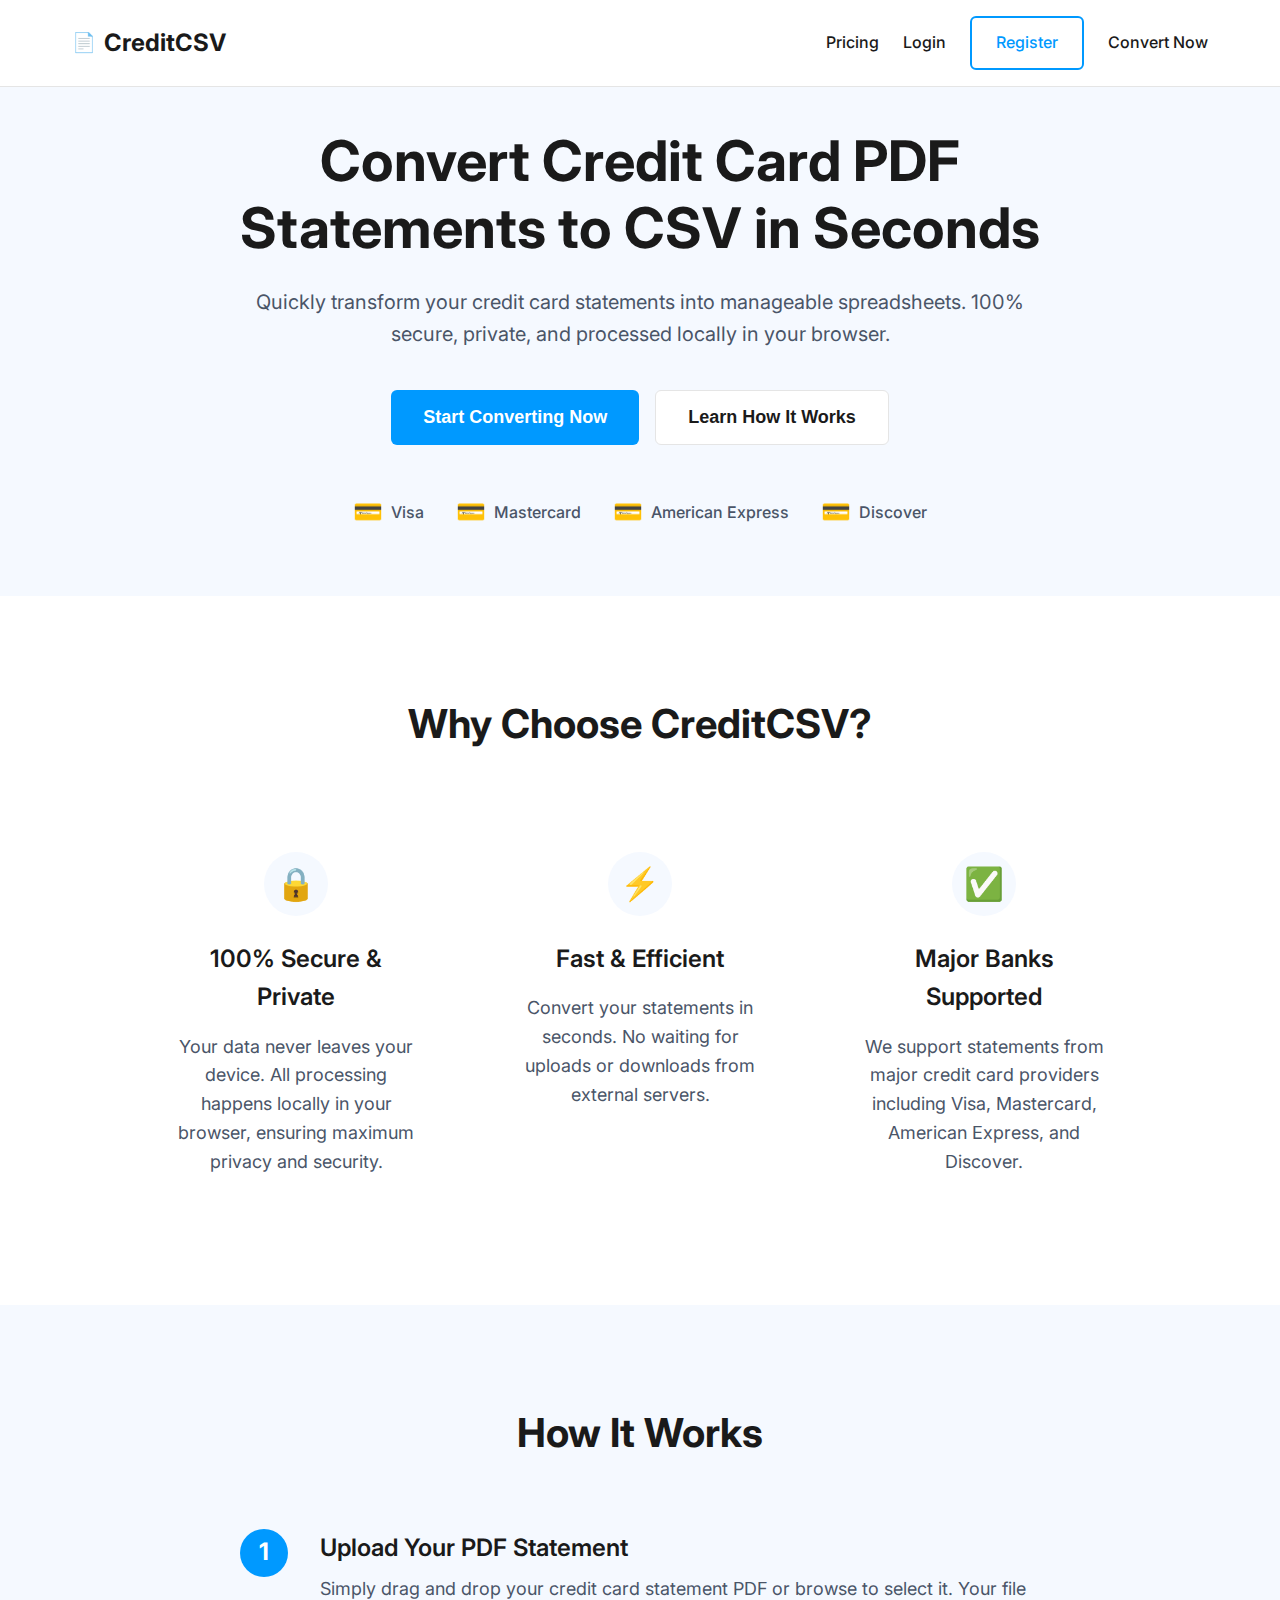
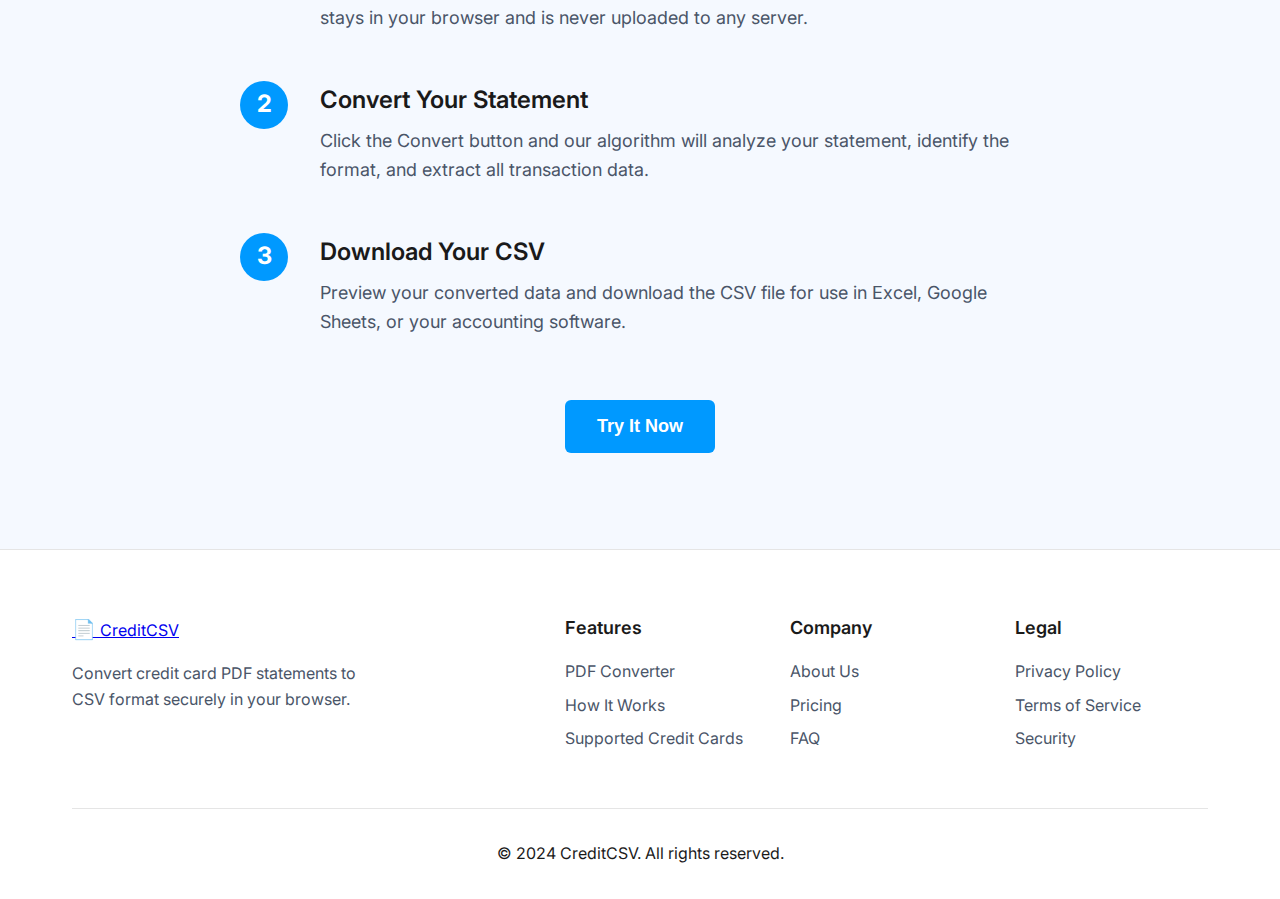
<file: index.html>
<!DOCTYPE html>
<html lang="en">
<head>
    <meta charset="UTF-8">
    <meta name="viewport" content="width=device-width, initial-scale=1.0">
    <title>CreditCSV - Convert Credit Card PDFs to CSV</title>
    <link rel="preconnect" href="https://fonts.googleapis.com">
    <link rel="preconnect" href="https://fonts.gstatic.com" crossorigin>
    <link href="https://fonts.googleapis.com/css2?family=Inter:wght@400;500;600;700&display=swap" rel="stylesheet">
    <link rel="stylesheet" href="styles/main.css">
</head>
<body>
    <header class="header">
        <nav class="nav container">
            <a href="/CreditCSV/index.html" class="logo">
                <span class="logo-icon">📄</span>
                CreditCSV
            </a>
            <div class="nav-links">
                <a href="pricing.html">Pricing</a>
                <a href="login.html">Login</a>
                <a href="signup.html" class="signup-btn">Register</a>
                <a href="#convert" class="convert-btn">Convert Now</a>
            </div>
        </nav>
    </header>

    <main class="main">
        <div class="hero">
            <div class="container">
                <h1 class="hero-title">Convert Credit Card PDF<br>Statements to CSV in Seconds</h1>
                <p class="hero-subtitle">Quickly transform your credit card statements into manageable spreadsheets. 100% secure, private, and processed locally in your browser.</p>
                
                <div class="cta-buttons">
                    <button class="start-btn">Start Converting Now</button>
                    <button class="learn-btn">Learn How It Works</button>
                </div>

                <div class="supported-cards">
                    <div class="card-type">
                        <span class="card-icon">💳</span>
                        <span>Visa</span>
                    </div>
                    <div class="card-type">
                        <span class="card-icon">💳</span>
                        <span>Mastercard</span>
                    </div>
                    <div class="card-type">
                        <span class="card-icon">💳</span>
                        <span>American Express</span>
                    </div>
                    <div class="card-type">
                        <span class="card-icon">💳</span>
                        <span>Discover</span>
                    </div>
                </div>
            </div>
        </div>

        <section class="why-section" id="why">
            <div class="container">
                <h2>Why Choose CreditCSV?</h2>
                <div class="features-grid">
                    <div class="feature-card">
                        <div class="feature-icon secure">
                            <span>🔒</span>
                        </div>
                        <h3>100% Secure & Private</h3>
                        <p>Your data never leaves your device. All processing happens locally in your browser, ensuring maximum privacy and security.</p>
                    </div>
                    <div class="feature-card">
                        <div class="feature-icon fast">
                            <span>⚡</span>
                        </div>
                        <h3>Fast & Efficient</h3>
                        <p>Convert your statements in seconds. No waiting for uploads or downloads from external servers.</p>
                    </div>
                    <div class="feature-card">
                        <div class="feature-icon supported">
                            <span>✅</span>
                        </div>
                        <h3>Major Banks Supported</h3>
                        <p>We support statements from major credit card providers including Visa, Mastercard, American Express, and Discover.</p>
                    </div>
                </div>
            </div>
        </section>

        <section class="how-section" id="how-it-works">
            <div class="container">
                <h2>How It Works</h2>
                <div class="steps">
                    <div class="step">
                        <div class="step-number">1</div>
                        <div class="step-content">
                            <h3>Upload Your PDF Statement</h3>
                            <p>Simply drag and drop your credit card statement PDF or browse to select it. Your file stays in your browser and is never uploaded to any server.</p>
                        </div>
                    </div>
                    <div class="step">
                        <div class="step-number">2</div>
                        <div class="step-content">
                            <h3>Convert Your Statement</h3>
                            <p>Click the Convert button and our algorithm will analyze your statement, identify the format, and extract all transaction data.</p>
                        </div>
                    </div>
                    <div class="step">
                        <div class="step-number">3</div>
                        <div class="step-content">
                            <h3>Download Your CSV</h3>
                            <p>Preview your converted data and download the CSV file for use in Excel, Google Sheets, or your accounting software.</p>
                        </div>
                    </div>
                </div>
                <div class="try-now-container">
                    <button class="try-now-btn">Try It Now</button>
                </div>
            </div>
        </section>

        <footer class="footer">
            <div class="container">
                <div class="footer-content">
                    <div class="footer-brand">
                        <a href="/" class="footer-logo">
                            <span class="logo-icon">📄</span>
                            CreditCSV
                        </a>
                        <p>Convert credit card PDF statements to CSV format securely in your browser.</p>
                    </div>
                    <div class="footer-links">
                        <div class="footer-column">
                            <h4>Features</h4>
                            <a href="#">PDF Converter</a>
                            <a href="#">How It Works</a>
                            <a href="#">Supported Credit Cards</a>
                        </div>
                        <div class="footer-column">
                            <h4>Company</h4>
                            <a href="#">About Us</a>
                            <a href="pricing.html">Pricing</a>
                            <a href="#">FAQ</a>
                        </div>
                        <div class="footer-column">
                            <h4>Legal</h4>
                            <a href="#">Privacy Policy</a>
                            <a href="#">Terms of Service</a>
                            <a href="#">Security</a>
                        </div>
                    </div>
                </div>
                <div class="footer-bottom">
                    <p>© 2024 CreditCSV. All rights reserved.</p>
                </div>
            </div>
        </footer>
    </main>

    <script src="scripts/main.js"></script>
</body>
</html>
</file>
<file: styles/main.css>
/* Reset and Base Styles */
* {
    margin: 0;
    padding: 0;
    box-sizing: border-box;
}

:root {
    --primary-color: #0099FF;
    --primary-hover: #0077CC;
    --text-color: #1A1A1A;
    --background-color: #F5F9FF;
    --white: #FFFFFF;
    --border-color: #E5E5E5;
    --shadow-color: rgba(0, 153, 255, 0.1);
}

body {
    font-family: 'Inter', sans-serif;
    line-height: 1.6;
    color: var(--text-color);
    background-color: var(--background-color);
    min-height: 100vh;
}

/* Container */
.container {
    max-width: 1200px;
    margin: 0 auto;
    padding: 0 2rem;
    width: 100%;
}

/* Header & Navigation */
.header {
    background-color: var(--white);
    padding: 1rem 0;
    border-bottom: 1px solid var(--border-color);
    position: fixed;
    width: 100%;
    top: 0;
    z-index: 1000;
}

.nav {
    display: flex;
    justify-content: space-between;
    align-items: center;
}

.logo {
    display: flex;
    align-items: center;
    gap: 0.5rem;
    font-size: 1.5rem;
    font-weight: 700;
    color: var(--text-color);
    text-decoration: none;
}

.logo-icon {
    font-size: 1.2rem;
}

.nav-links {
    display: flex;
    gap: 1.5rem;
    align-items: center;
}

.nav-links a {
    color: var(--text-color);
    text-decoration: none;
    font-weight: 500;
    transition: color 0.3s ease;
}

.nav-links a:hover {
    color: var(--primary-color);
}

.signup-btn {
    background-color: var(--white);
    color: var(--primary-color) !important;
    padding: 0.75rem 1.5rem;
    border-radius: 6px;
    border: 2px solid var(--primary-color);
    transition: all 0.3s ease;
}

.signup-btn:hover {
    background-color: var(--primary-color);
    color: var(--white) !important;
}

/* Hero Section */
.hero {
    padding: 8rem 0 4rem;
    text-align: center;
    background-color: var(--background-color);
}

.hero-title {
    font-size: 3.5rem;
    font-weight: 700;
    line-height: 1.2;
    margin-bottom: 1.5rem;
    color: var(--text-color);
}

.hero-subtitle {
    font-size: 1.25rem;
    color: #4A5568;
    max-width: 800px;
    margin: 0 auto 2.5rem;
}

.cta-buttons {
    display: flex;
    gap: 1rem;
    justify-content: center;
    margin-bottom: 3rem;
}

.start-btn {
    background-color: var(--primary-color);
    color: var(--white);
    padding: 1rem 2rem;
    border: none;
    border-radius: 6px;
    font-size: 1.125rem;
    font-weight: 600;
    cursor: pointer;
    transition: all 0.3s ease;
}

.start-btn:hover {
    background-color: var(--primary-hover);
    transform: translateY(-2px);
}

.learn-btn {
    background-color: var(--white);
    color: var(--text-color);
    padding: 1rem 2rem;
    border: 1px solid var(--border-color);
    border-radius: 6px;
    font-size: 1.125rem;
    font-weight: 600;
    cursor: pointer;
    transition: all 0.3s ease;
}

.learn-btn:hover {
    background-color: #F8F9FA;
    transform: translateY(-2px);
}

/* Supported Cards */
.supported-cards {
    display: flex;
    gap: 2rem;
    justify-content: center;
    margin-top: 3rem;
}

.card-type {
    display: flex;
    align-items: center;
    gap: 0.5rem;
    color: #4A5568;
    font-weight: 500;
}

.card-icon {
    font-size: 1.5rem;
}

/* Why Section */
.why-section {
    padding: 6rem 0;
    background-color: var(--white);
}

.why-section h2,
.how-section h2 {
    font-size: 2.5rem;
    font-weight: 700;
    text-align: center;
    margin-bottom: 4rem;
    color: var(--text-color);
}

.features-grid {
    display: grid;
    grid-template-columns: repeat(3, 1fr);
    gap: 2rem;
    max-width: 1000px;
    margin: 0 auto;
}

.feature-card {
    text-align: center;
    padding: 2rem;
}

.feature-icon {
    width: 64px;
    height: 64px;
    background-color: var(--background-color);
    border-radius: 50%;
    display: flex;
    align-items: center;
    justify-content: center;
    margin: 0 auto 1.5rem;
}

.feature-icon span {
    font-size: 2rem;
}

.feature-card h3 {
    font-size: 1.5rem;
    font-weight: 600;
    margin-bottom: 1rem;
    color: var(--text-color);
}

.feature-card p {
    color: #4A5568;
    font-size: 1.125rem;
    line-height: 1.6;
}

/* How It Works Section */
.how-section {
    padding: 6rem 0;
    background-color: var(--background-color);
}

.steps {
    max-width: 800px;
    margin: 0 auto;
}

.step {
    display: flex;
    gap: 2rem;
    margin-bottom: 3rem;
}

.step-number {
    width: 48px;
    height: 48px;
    background-color: var(--primary-color);
    color: var(--white);
    border-radius: 50%;
    display: flex;
    align-items: center;
    justify-content: center;
    font-size: 1.5rem;
    font-weight: 700;
    flex-shrink: 0;
}

.step-content h3 {
    font-size: 1.5rem;
    font-weight: 600;
    margin-bottom: 0.5rem;
    color: var(--text-color);
}

.step-content p {
    color: #4A5568;
    font-size: 1.125rem;
}

.try-now-container {
    text-align: center;
    margin-top: 4rem;
}

.try-now-btn {
    background-color: var(--primary-color);
    color: var(--white);
    padding: 1rem 2rem;
    border: none;
    border-radius: 6px;
    font-size: 1.125rem;
    font-weight: 600;
    cursor: pointer;
    transition: all 0.3s ease;
}

.try-now-btn:hover {
    background-color: var(--primary-hover);
    transform: translateY(-2px);
}

/* Footer */
.footer {
    background-color: var(--white);
    padding: 4rem 0 2rem;
    border-top: 1px solid var(--border-color);
}

.footer-content {
    display: grid;
    grid-template-columns: 2fr 3fr;
    gap: 4rem;
    margin-bottom: 3rem;
}

.footer-brand p {
    color: #4A5568;
    margin-top: 1rem;
    max-width: 300px;
}

.footer-links {
    display: grid;
    grid-template-columns: repeat(3, 1fr);
    gap: 2rem;
}

.footer-column h4 {
    font-size: 1.125rem;
    font-weight: 600;
    margin-bottom: 1rem;
    color: var(--text-color);
}

.footer-column a {
    display: block;
    color: #4A5568;
    text-decoration: none;
    margin-bottom: 0.5rem;
    transition: color 0.3s ease;
}

.footer-column a:hover {
    color: var(--primary-color);
}

.footer-bottom {
    text-align: center;
    padding-top: 2rem;
    border-top: 1px solid var(--border-color);
}

/* Responsive Design */
@media (max-width: 768px) {
    .hero-title {
        font-size: 2.5rem;
    }

    .hero-subtitle {
        font-size: 1.125rem;
        padding: 0 1rem;
    }

    .nav-links {
        display: none;
    }

    .supported-cards {
        flex-wrap: wrap;
        gap: 1rem;
    }

    .cta-buttons {
        flex-direction: column;
        padding: 0 1rem;
    }

    .start-btn,
    .learn-btn {
        width: 100%;
    }

    .features-grid {
        grid-template-columns: 1fr;
        gap: 3rem;
    }

    .step {
        flex-direction: column;
        text-align: center;
        gap: 1rem;
    }

    .step-number {
        margin: 0 auto;
    }

    .footer-content {
        grid-template-columns: 1fr;
        gap: 2rem;
    }

    .footer-links {
        grid-template-columns: 1fr;
        text-align: center;
    }

    .footer-brand {
        text-align: center;
    }

    .footer-brand p {
        max-width: 100%;
    }
}

/* Accessibility */
@media (prefers-reduced-motion: reduce) {
    * {
        animation-duration: 0.01ms !important;
        animation-iteration-count: 1 !important;
        transition-duration: 0.01ms !important;
        scroll-behavior: auto !important;
    }
}

/* Drop Zone Styles */
.drop-zone {
    max-width: 800px;
    margin: 2rem auto;
    padding: 3rem;
    background-color: var(--white);
    border: 2px dashed var(--primary-color);
    border-radius: 12px;
    text-align: center;
    transition: all 0.3s ease;
    cursor: pointer;
    box-shadow: 0 4px 6px var(--shadow-color);
    opacity: 0;
    transition: opacity 0.3s ease;
}

.drop-zone-content {
    display: flex;
    flex-direction: column;
    align-items: center;
    gap: 1.5rem;
}

.upload-icon {
    width: 80px;
    height: 80px;
    display: flex;
    align-items: center;
    justify-content: center;
    background-color: var(--background-color);
    border-radius: 50%;
    margin-bottom: 1rem;
}

.upload-icon svg {
    width: 40px;
    height: 40px;
    stroke: var(--primary-color);
    stroke-width: 2;
}

.drop-zone h3 {
    font-size: 1.5rem;
    font-weight: 600;
    color: var(--text-color);
    margin: 0;
}

.drop-zone p {
    color: #4A5568;
    margin: 0;
}

.upload-button {
    display: inline-block;
    padding: 0.75rem 2rem;
    background-color: var(--primary-color);
    color: var(--white);
    border: none;
    border-radius: 6px;
    font-weight: 500;
    cursor: pointer;
    transition: all 0.3s ease;
    font-size: 1rem;
}

.upload-button:hover {
    background-color: var(--primary-hover);
    transform: translateY(-2px);
}

.drop-zone.drag-over {
    background-color: var(--background-color);
    border-color: var(--primary-hover);
    transform: scale(1.02);
}

/* Conversion Status */
.conversion-status {
    display: none;
    flex-direction: column;
    align-items: center;
    gap: 1.5rem;
    padding: 2rem;
}

.spinner {
    width: 48px;
    height: 48px;
    border: 3px solid var(--background-color);
    border-top-color: var(--primary-color);
    border-radius: 50%;
    animation: spin 1s linear infinite;
}

.status-text {
    color: #4A5568;
    font-size: 1.125rem;
    margin: 0;
}

/* File Info */
.file-info {
    font-size: 0.875rem;
    color: #4A5568;
}

/* Supported Formats Info Box */
.supported-formats-info {
    margin-top: 1.5rem;
    padding: 1rem;
    background-color: #F7FAFC;
    border-radius: 6px;
    text-align: center;
}

.supported-formats-info p {
    color: #00838F;
    font-size: 0.875rem;
    margin: 0.25rem 0;
}

.supported-formats-info p:last-child {
    font-size: 0.75rem;
    color: #4A5568;
}

/* Notifications */
.notification {
    position: fixed;
    bottom: 2rem;
    right: 2rem;
    padding: 1rem 2rem;
    border-radius: 6px;
    color: var(--white);
    font-weight: 500;
    animation: slideIn 0.3s ease;
    z-index: 1000;
    box-shadow: 0 4px 6px rgba(0, 0, 0, 0.1);
}

.notification.success {
    background-color: #2ECC71;
}

.notification.error {
    background-color: #E74C3C;
}

/* Animations */
@keyframes spin {
    to {
        transform: rotate(360deg);
    }
}

@keyframes slideIn {
    from {
        transform: translateX(100%);
        opacity: 0;
    }
    to {
        transform: translateX(0);
        opacity: 1;
    }
}

/* Responsive Drop Zone */
@media (max-width: 768px) {
    .drop-zone {
        margin: 1rem;
        padding: 2rem 1rem;
    }

    .notification {
        left: 1rem;
        right: 1rem;
        bottom: 1rem;
        text-align: center;
    }
}

/* Privacy Notice */
.privacy-notice {
    display: flex;
    align-items: center;
    gap: 1rem;
    margin-bottom: 2rem;
    padding: 1rem;
    background-color: var(--white);
    border: 2px solid #00838F;
    border-radius: 8px;
    text-align: left;
}

.privacy-icon {
    font-size: 1.5rem;
    color: #00838F;
}

.privacy-content h4 {
    color: #00838F;
    font-size: 1rem;
    margin: 0 0 0.25rem 0;
}

.privacy-content p {
    color: #4A5568;
    font-size: 0.875rem;
    margin: 0;
    line-height: 1.4;
}

/* Pricing Page Styles */
.pricing-page {
    padding-top: 80px;
}

.pricing-hero {
    text-align: center;
    padding: 4rem 0;
    background: linear-gradient(to bottom, var(--background-color), var(--white));
}

.pricing-hero h1 {
    font-size: 2.5rem;
    color: var(--text-color);
    margin-bottom: 1rem;
}

.pricing-hero p {
    font-size: 1.125rem;
    color: #666;
}

.pricing-grid {
    display: grid;
    grid-template-columns: repeat(2, 1fr);
    gap: 2rem;
    max-width: 1000px;
    margin: -2rem auto 4rem;
    padding: 0 1rem;
}

.pricing-card {
    background: var(--white);
    border-radius: 12px;
    padding: 2rem;
    box-shadow: 0 4px 20px rgba(0, 0, 0, 0.1);
    position: relative;
    transition: transform 0.3s ease;
}

.pricing-card:hover {
    transform: translateY(-5px);
}

.pricing-card.popular {
    border: 2px solid var(--primary-color);
}

.popular-badge {
    position: absolute;
    top: -12px;
    right: 20px;
    background: var(--primary-color);
    color: var(--white);
    padding: 0.5rem 1rem;
    border-radius: 20px;
    font-size: 0.875rem;
    font-weight: 600;
}

.card-header {
    text-align: center;
    margin-bottom: 2rem;
}

.card-header h2 {
    font-size: 1.5rem;
    color: var(--text-color);
    margin-bottom: 1rem;
}

.price {
    margin-bottom: 0.5rem;
}

.price .amount {
    font-size: 2.5rem;
    font-weight: 700;
    color: var(--text-color);
}

.price .period {
    font-size: 1rem;
    color: #666;
}

.features {
    list-style: none;
    padding: 0;
    margin: 0 0 2rem 0;
}

.features li {
    padding: 0.75rem 0;
    color: #4A5568;
    font-size: 1rem;
}

.cta-button {
    display: block;
    width: 100%;
    padding: 1rem;
    border-radius: 6px;
    text-align: center;
    font-weight: 600;
    text-decoration: none;
    transition: all 0.3s ease;
}

.cta-button.primary {
    background-color: var(--primary-color);
    color: var(--white);
}

.cta-button.primary:hover {
    background-color: var(--primary-hover);
}

.cta-button.secondary {
    background-color: var(--white);
    color: var(--primary-color);
    border: 2px solid var(--primary-color);
}

.cta-button.secondary:hover {
    background-color: var(--primary-color);
    color: var(--white);
}

.annual-save {
    text-align: center;
    margin-top: 1rem;
    font-size: 0.875rem;
    color: #666;
}

.pricing-faq {
    padding: 4rem 0;
    text-align: center;
}

.pricing-faq h2 {
    margin-bottom: 2rem;
}

.faq-grid {
    display: grid;
    grid-template-columns: repeat(2, 1fr);
    gap: 2rem;
    text-align: left;
}

.faq-item h3 {
    color: var(--text-color);
    margin-bottom: 0.5rem;
}

.faq-item p {
    color: #666;
}

/* Responsive Design */
@media (max-width: 768px) {
    .pricing-grid {
        grid-template-columns: 1fr;
        padding: 0 2rem;
    }

    .faq-grid {
        grid-template-columns: 1fr;
    }

    .pricing-hero h1 {
        font-size: 2rem;
    }

    .pricing-card {
        max-width: 400px;
        margin: 0 auto;
    }
}
</file>
